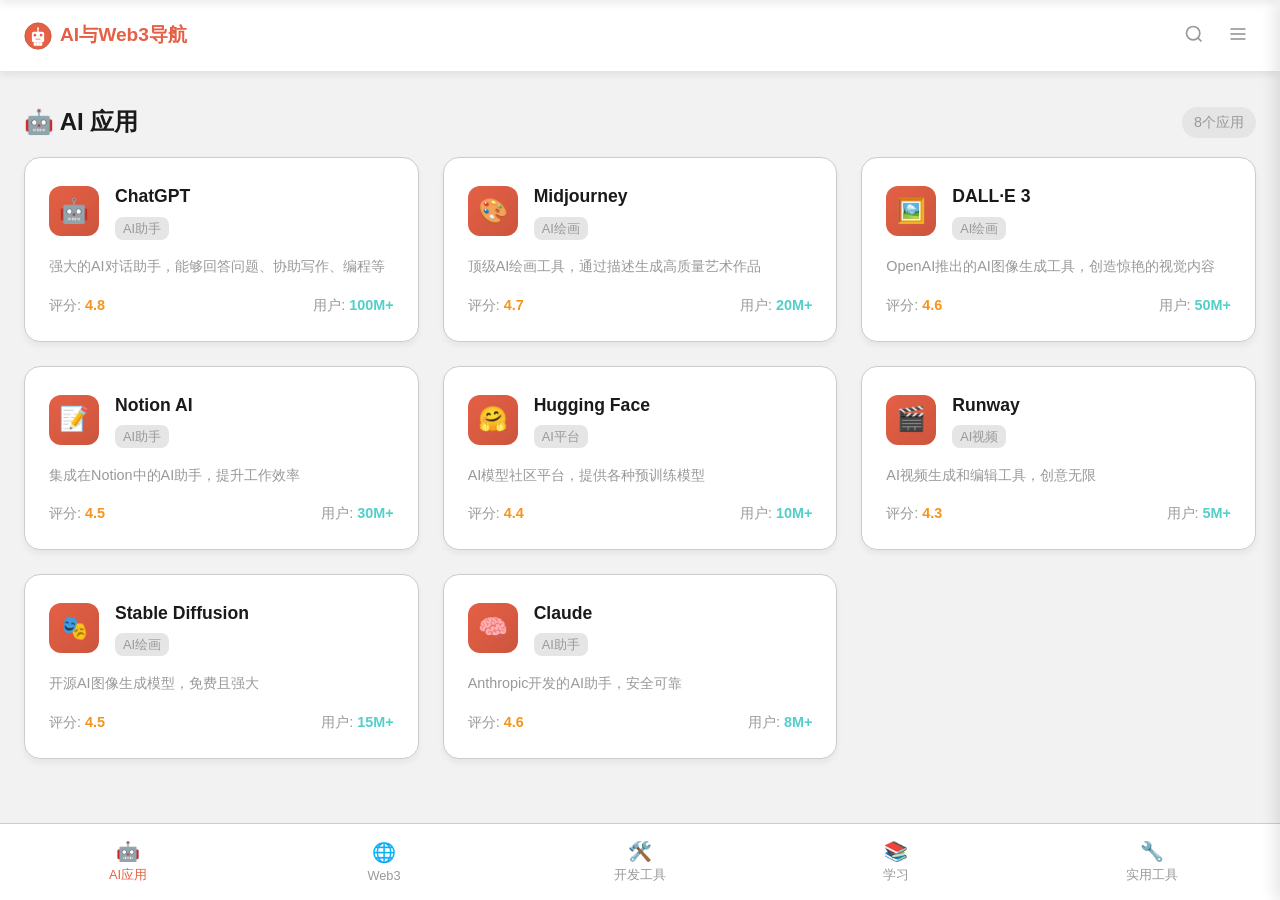
<file: index.html>
<!DOCTYPE html>
<html lang="zh-CN">
<head>
    <meta charset="UTF-8">
    <meta name="viewport" content="width=device-width, initial-scale=1.0">
    <title>AI与Web3导航</title>
    <link rel="manifest" href="manifest.json">
    <link rel="stylesheet" href="styles.css">
    <link rel="icon" href="logo.svg" type="image/svg+xml">
    <link rel="apple-touch-icon" href="icons/icon-192x192.png">
    <meta name="theme-color" content="#e56045">
    <meta name="apple-mobile-web-app-capable" content="yes">
    <meta name="apple-mobile-web-app-status-bar-style" content="default">
    <meta name="apple-mobile-web-app-title" content="AI与Web3导航">
    <script>
        var _hmt = _hmt || [];
        (function() {
          var hm = document.createElement("script");
          hm.src = "https://hm.baidu.com/hm.js?625157e925f91eaa5e396fd0ea75a229";
          var s = document.getElementsByTagName("script")[0]; 
          s.parentNode.insertBefore(hm, s);
        })();
        </script>
        
</head>
<body>
    <!-- 主应用 -->
    <div id="app" class="app-container">
        <!-- 顶部导航 -->
        <header class="top-nav">
            <div class="nav-left">
                        <div class="logo">
            <img src="logo.svg" alt="Logo" class="logo-icon" width="28" height="28">
            <span class="logo-text">AI与Web3导航</span>
        </div>
            </div>
            <div class="nav-right">
                <button class="search-btn" id="searchBtn">
                    <svg width="20" height="20" viewBox="0 0 24 24" fill="none" stroke="currentColor" stroke-width="2">
                        <circle cx="11" cy="11" r="8"></circle>
                        <path d="m21 21-4.35-4.35"></path>
                    </svg>
                </button>
                <button class="menu-btn" id="menuBtn">
                    <svg width="20" height="20" viewBox="0 0 24 24" fill="none" stroke="currentColor" stroke-width="2">
                        <line x1="3" y1="6" x2="21" y2="6"></line>
                        <line x1="3" y1="12" x2="21" y2="12"></line>
                        <line x1="3" y1="18" x2="21" y2="18"></line>
                    </svg>
                </button>
            </div>
        </header>

        <!-- 主要内容区域 -->
        <main class="main-content">
            <!-- 搜索框 -->
            <div class="search-container" id="searchContainer">
                <div class="search-box">
                    <input type="text" placeholder="搜索应用..." id="searchInput">
                    <button class="search-close" id="searchClose">×</button>
                </div>
            </div>

            <!-- AI 应用板块 -->
            <section class="section" id="ai-section">
                <div class="section-header">
                    <h2>🤖 AI 应用</h2>
                    <span class="section-count">8个应用</span>
                </div>
                <div class="cards-grid" id="aiCards"></div>
            </section>

            <!-- Web3 应用板块 -->
            <section class="section" id="web3-section">
                <div class="section-header">
                    <h2>🌐 Web3 应用</h2>
                    <span class="section-count">6个应用</span>
                </div>
                <div class="cards-grid" id="web3Cards"></div>
            </section>

            <!-- 开发工具板块 -->
            <section class="section" id="tools-section">
                <div class="section-header">
                    <h2>🛠️ 开发工具</h2>
                    <span class="section-count">8个工具</span>
                </div>
                <div class="cards-grid" id="toolsCards"></div>
            </section>

            <!-- 学习资源板块 -->
            <section class="section" id="learn-section">
                <div class="section-header">
                    <h2>📚 学习资源</h2>
                    <span class="section-count">4个资源</span>
                </div>
                <div class="cards-grid" id="learnCards"></div>
            </section>

            <!-- 实用工具板块 -->
            <section class="section" id="utils-section">
                <div class="section-header">
                    <h2>🔧 实用工具</h2>
                    <span class="section-count">6个工具</span>
                </div>
                <div class="cards-grid" id="utilsCards"></div>
            </section>
        </main>

        <!-- 底部导航 -->
        <nav class="bottom-nav">
            <button class="nav-item active" data-section="ai-section">
                <div class="nav-icon">🤖</div>
                <span>AI应用</span>
            </button>
            <button class="nav-item" data-section="web3-section">
                <div class="nav-icon">🌐</div>
                <span>Web3</span>
            </button>
            <button class="nav-item" data-section="tools-section">
                <div class="nav-icon">🛠️</div>
                <span>开发工具</span>
            </button>
            <button class="nav-item" data-section="learn-section">
                <div class="nav-icon">📚</div>
                <span>学习</span>
            </button>
            <button class="nav-item" data-section="utils-section">
                <div class="nav-icon">🔧</div>
                <span>实用工具</span>
            </button>
        </nav>
    </div>

    <!-- 侧边菜单 -->
    <div id="side-menu" class="side-menu">
        <div class="side-menu-content">
            <div class="side-menu-header">
                <h3>🚀 应用菜单</h3>
                <button class="side-menu-close" id="sideMenuClose">×</button>
            </div>
            <div class="side-menu-body">
                <div class="menu-section">
                    <h4>📊 统计信息</h4>
                    <div class="menu-stats">
                        <div class="stat-item clickable-stat" data-section="ai-section">
                            <span class="stat-label">AI应用</span>
                            <div class="stat-right">
                                <span class="stat-value">8个</span>
                                <span class="stat-arrow">→</span>
                            </div>
                        </div>
                        <div class="stat-item clickable-stat" data-section="web3-section">
                            <span class="stat-label">Web3应用</span>
                            <div class="stat-right">
                                <span class="stat-value">6个</span>
                                <span class="stat-arrow">→</span>
                            </div>
                        </div>
                        <div class="stat-item clickable-stat" data-section="tools-section">
                            <span class="stat-label">开发工具</span>
                            <div class="stat-right">
                                <span class="stat-value">8个</span>
                                <span class="stat-arrow">→</span>
                            </div>
                        </div>
                        <div class="stat-item clickable-stat" data-section="learn-section">
                            <span class="stat-label">学习资源</span>
                            <div class="stat-right">
                                <span class="stat-value">4个</span>
                                <span class="stat-arrow">→</span>
                            </div>
                        </div>
                        <div class="stat-item clickable-stat" data-section="utils-section">
                            <span class="stat-label">实用工具</span>
                            <div class="stat-right">
                                <span class="stat-value">6个</span>
                                <span class="stat-arrow">→</span>
                            </div>
                        </div>
                    </div>
                </div>
                
                <div class="menu-section">
                    <h4>⚙️ 应用设置</h4>
                    <div class="menu-options">
                        <button class="menu-option" id="toggleTheme">
                            <span class="option-icon">🌙</span>
                            <span class="option-text">深色模式</span>
                        </button>
                        <button class="menu-option" id="clearCache">
                            <span class="option-icon">🗑️</span>
                            <span class="option-text">清除缓存</span>
                        </button>
                        <button class="menu-option" id="refreshData">
                            <span class="option-icon">🔄</span>
                            <span class="option-text">刷新数据</span>
                        </button>
                        <button class="menu-option" id="aboutApp">
                            <span class="option-icon">ℹ️</span>
                            <span class="option-text">关于应用</span>
                        </button>
                    </div>
                </div>
                
                <div class="menu-section">
                    <h4>🔗 快速链接</h4>
                    <div class="menu-links">
                        <a href="https://github.com/youyongba" target="_blank" class="menu-link">
                            <span class="link-icon">🐙</span>
                            <span class="link-text">GitHub</span>
                        </a>
                        <a href="test-pwa.html" target="_blank" class="menu-link">
                            <span class="link-icon">🧪</span>
                            <span class="link-text">功能测试</span>
                        </a>
                        <a href="generate-icons.html" target="_blank" class="menu-link">
                            <span class="link-icon">🎨</span>
                            <span class="link-text">图标生成</span>
                        </a>
                    </div>
                </div>
            </div>
        </div>
        <div class="side-menu-overlay" id="sideMenuOverlay"></div>
    </div>

    <!-- PWA 安装提示 -->
    <div id="install-prompt" class="install-prompt">
        <div class="install-content">
            <div class="install-icon">📱</div>
            <div class="install-text">
                <h3>安装到桌面</h3>
                <p>添加到主屏幕，享受更佳的使用体验</p>
            </div>
            <div class="install-actions">
                <button id="installBtn" class="install-btn">安装</button>
                <button id="dismissBtn" class="dismiss-btn">取消</button>
            </div>
        </div>
    </div>

    <!-- 应用详情模态框 -->
    <div id="app-modal" class="modal">
        <div class="modal-content">
            <div class="modal-header">
                <h3 id="modal-title"></h3>
                <button class="modal-close" id="modalClose">×</button>
            </div>
            <div class="modal-body">
                <div class="app-detail">
                    <div class="app-icon" id="modal-icon"></div>
                    <div class="app-info">
                        <p id="modal-description"></p>
                        <div class="app-stats">
                            <span class="stat">评分: <span id="modal-rating"></span></span>
                            <span class="stat">用户: <span id="modal-users"></span></span>
                        </div>
                    </div>
                </div>
                <div class="app-actions">
                    <button class="action-btn primary" id="modal-visit">访问应用</button>
                    <button class="action-btn" id="modal-share">分享</button>
                </div>
            </div>
        </div>
    </div>

    <script src="app.js"></script>
</body>
</html>
</file>
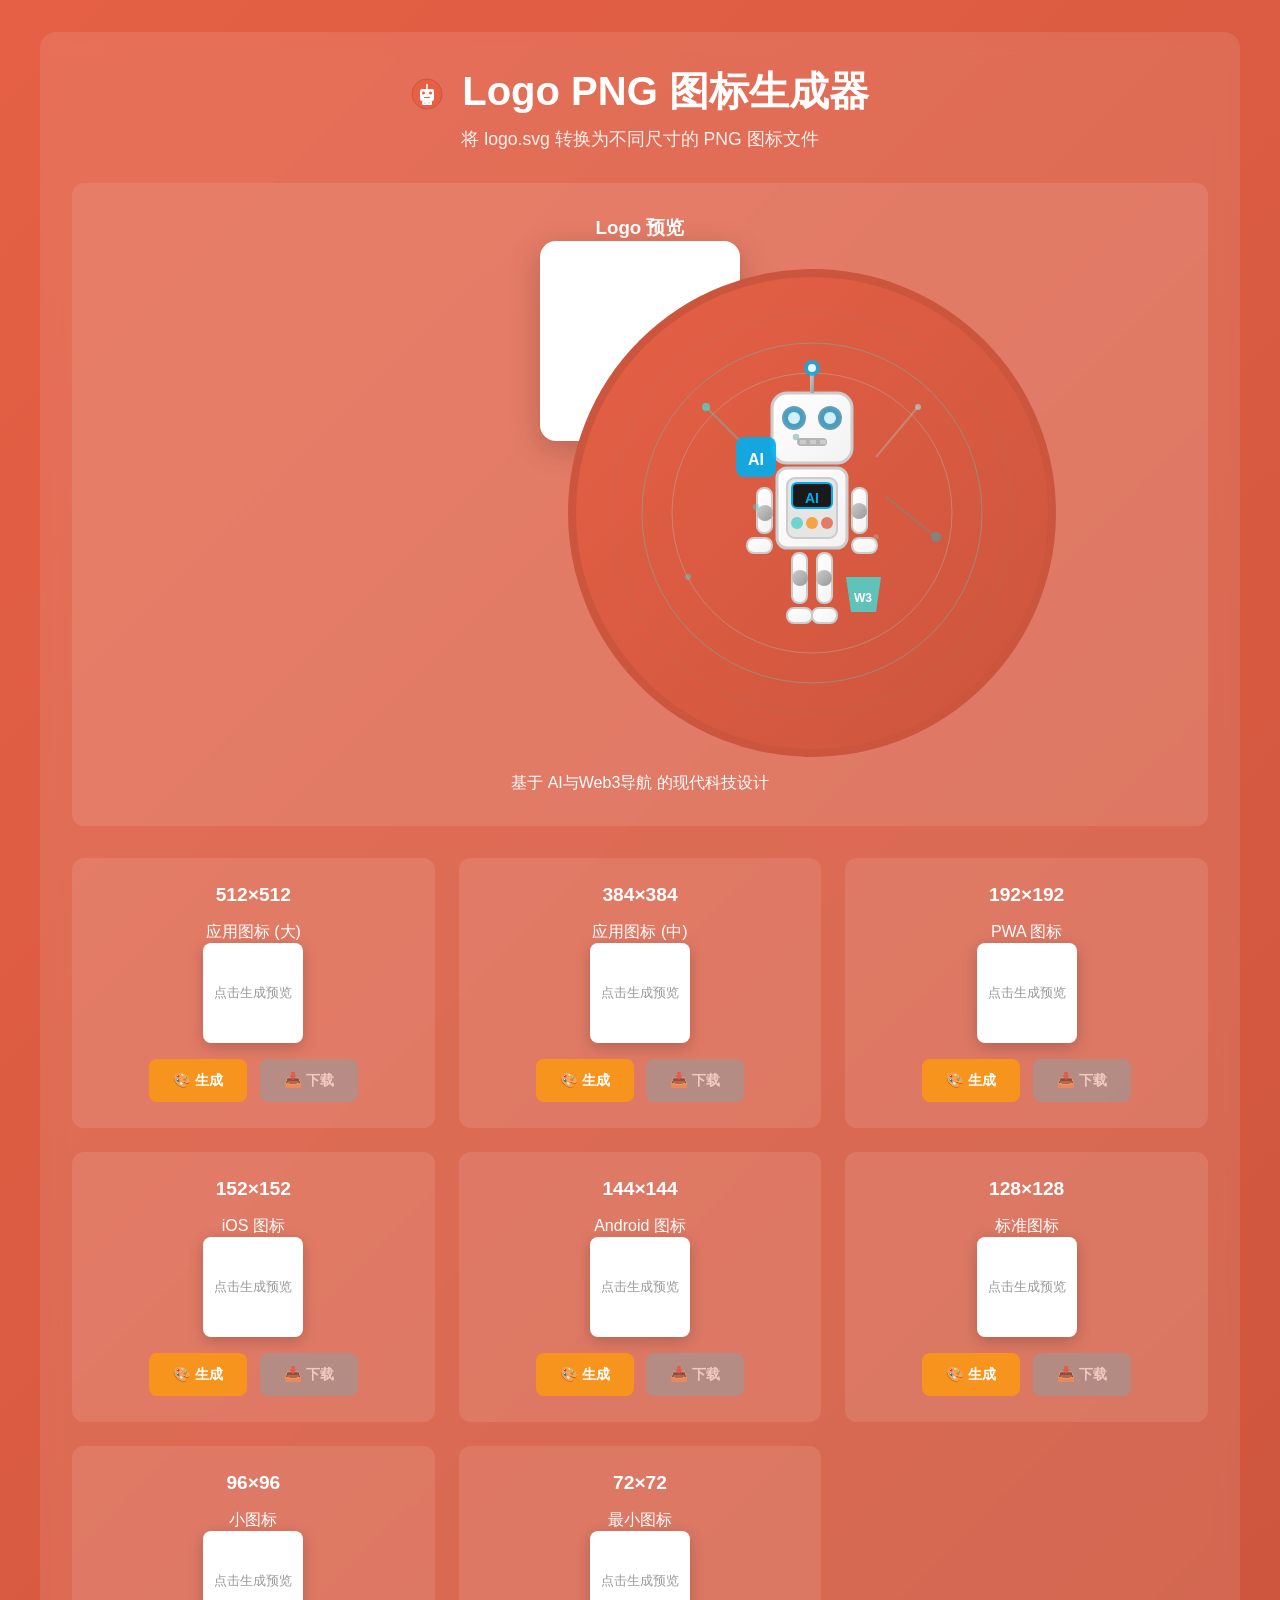
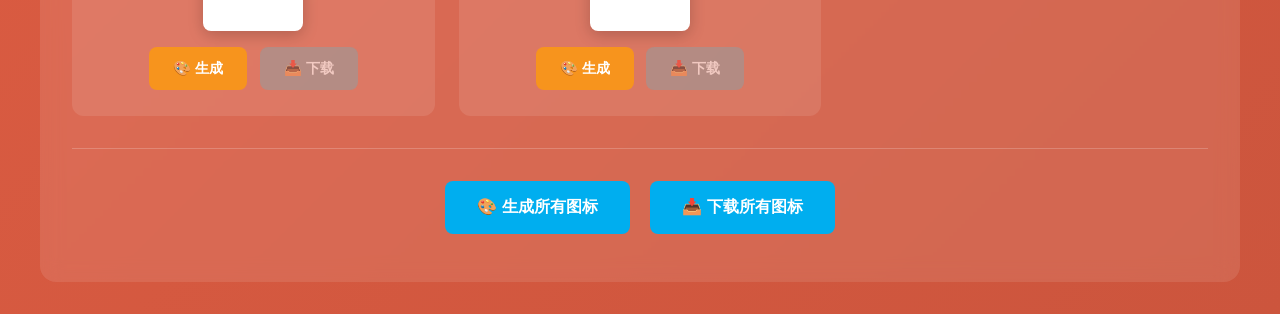
<file: generate-icons.html>
<!DOCTYPE html>
<html lang="zh-CN">
<head>
    <meta charset="UTF-8">
    <meta name="viewport" content="width=device-width, initial-scale=1.0">
    <title>Logo PNG 图标生成器</title>
    <link rel="icon" type="image/svg+xml" href="logo.svg">
    <style>
        * {
            margin: 0;
            padding: 0;
            box-sizing: border-box;
        }

        body {
            font-family: -apple-system, BlinkMacSystemFont, 'Segoe UI', Roboto, sans-serif;
            background: linear-gradient(135deg, #e56045 0%, #cc553d 100%);
            color: white;
            min-height: 100vh;
            padding: 2rem;
        }

        .container {
            max-width: 1200px;
            margin: 0 auto;
            background: rgba(255, 255, 255, 0.1);
            border-radius: 1rem;
            padding: 2rem;
            backdrop-filter: blur(10px);
        }

        .header {
            text-align: center;
            margin-bottom: 2rem;
        }

        .header h1 {
            font-size: 2.5rem;
            margin-bottom: 0.5rem;
        }

        .header p {
            opacity: 0.9;
            font-size: 1.1rem;
        }

        .preview-section {
            background: rgba(255, 255, 255, 0.1);
            border-radius: 0.75rem;
            padding: 2rem;
            margin-bottom: 2rem;
            text-align: center;
        }

        .logo-preview {
            display: inline-block;
            width: 200px;
            height: 200px;
            background: white;
            border-radius: 1rem;
            padding: 1rem;
            margin-bottom: 1rem;
            box-shadow: 0 8px 32px rgba(0, 0, 0, 0.2);
        }

        .controls {
            margin-bottom: 2rem;
        }

        .control-group {
            margin-bottom: 1rem;
        }

        .control-group label {
            display: block;
            margin-bottom: 0.5rem;
            font-weight: 600;
        }

        .size-grid {
            display: grid;
            grid-template-columns: repeat(auto-fit, minmax(280px, 1fr));
            gap: 1.5rem;
            margin-bottom: 2rem;
        }

        .size-card {
            background: rgba(255, 255, 255, 0.1);
            border-radius: 0.75rem;
            padding: 1.5rem;
            text-align: center;
            border: 2px solid transparent;
            transition: all 0.3s ease;
        }

        .size-card:hover {
            border-color: rgba(255, 255, 255, 0.3);
            transform: translateY(-2px);
        }

        .size-card h3 {
            margin-bottom: 1rem;
            font-size: 1.2rem;
        }

        .icon-preview {
            width: 100px;
            height: 100px;
            background: white;
            border-radius: 0.5rem;
            margin: 0 auto 1rem;
            padding: 0.5rem;
            box-shadow: 0 4px 16px rgba(0, 0, 0, 0.2);
        }

        .icon-preview img {
            width: 100%;
            height: 100%;
            object-fit: contain;
        }

        .generate-btn {
            background: #f7941d;
            color: white;
            border: none;
            padding: 0.75rem 1.5rem;
            border-radius: 0.5rem;
            cursor: pointer;
            font-size: 0.9rem;
            font-weight: 600;
            transition: all 0.2s;
            margin-right: 0.5rem;
        }

        .generate-btn:hover {
            background: #cc7b18;
            transform: translateY(-1px);
        }

        .download-btn {
            background: #53cfc8;
            color: white;
            border: none;
            padding: 0.75rem 1.5rem;
            border-radius: 0.5rem;
            cursor: pointer;
            font-size: 0.9rem;
            font-weight: 600;
            transition: all 0.2s;
            text-decoration: none;
            display: inline-block;
        }

        .download-btn:hover {
            background: #609996;
            transform: translateY(-1px);
        }

        .download-btn.disabled {
            background: #999999;
            cursor: not-allowed;
            opacity: 0.6;
        }

        .batch-actions {
            text-align: center;
            margin-top: 2rem;
            padding-top: 2rem;
            border-top: 1px solid rgba(255, 255, 255, 0.2);
        }

        .batch-btn {
            background: #00aeef;
            color: white;
            border: none;
            padding: 1rem 2rem;
            border-radius: 0.5rem;
            cursor: pointer;
            font-size: 1rem;
            font-weight: 600;
            transition: all 0.2s;
            margin: 0 0.5rem;
        }

        .batch-btn:hover {
            background: #007ba9;
            transform: translateY(-1px);
        }

        .progress {
            margin-top: 1rem;
            text-align: center;
            font-size: 0.9rem;
            opacity: 0.9;
        }

        .hidden {
            display: none;
        }

        @media (max-width: 768px) {
            .size-grid {
                grid-template-columns: 1fr;
            }
            
            .header h1 {
                font-size: 2rem;
            }
            
            .batch-btn {
                display: block;
                width: 100%;
                margin: 0.5rem 0;
            }
        }
    </style>
</head>
<body>
    <div class="container">
        <div class="header">
            <h1><img src="logo.svg" width="32" height="32" style="vertical-align: middle; margin-right: 0.5rem;"> Logo PNG 图标生成器</h1>
            <p>将 logo.svg 转换为不同尺寸的 PNG 图标文件</p>
        </div>

        <div class="preview-section">
            <h3>Logo 预览</h3>
            <div class="logo-preview" id="logoPreview">
                <!-- Logo SVG 将在这里显示 -->
            </div>
            <p>基于 AI与Web3导航 的现代科技设计</p>
        </div>

        <div class="size-grid" id="sizeGrid">
            <!-- 不同尺寸的图标卡片将在这里生成 -->
        </div>

        <div class="batch-actions">
            <button class="batch-btn" onclick="generateAllIcons()">🎨 生成所有图标</button>
            <button class="batch-btn" onclick="downloadAllIcons()">📥 下载所有图标</button>
            <div class="progress" id="progress"></div>
        </div>
    </div>

    <script>
        // 图标尺寸配置
        const iconSizes = [
            { size: 512, name: 'icon-512x512.png', desc: '应用图标 (大)' },
            { size: 384, name: 'icon-384x384.png', desc: '应用图标 (中)' },
            { size: 192, name: 'icon-192x192.png', desc: 'PWA 图标' },
            { size: 152, name: 'icon-152x152.png', desc: 'iOS 图标' },
            { size: 144, name: 'icon-144x144.png', desc: 'Android 图标' },
            { size: 128, name: 'icon-128x128.png', desc: '标准图标' },
            { size: 96, name: 'icon-96x96.png', desc: '小图标' },
            { size: 72, name: 'icon-72x72.png', desc: '最小图标' },
        ];

        // Logo SVG 内容
        const logoSVG = `<?xml version="1.0" encoding="UTF-8"?>
<svg width="512" height="512" viewBox="0 0 512 512" xmlns="http://www.w3.org/2000/svg">
  <!-- 背景圆形 -->
  <circle cx="256" cy="256" r="240" fill="url(#bgGradient)" stroke="#cc553d" stroke-width="8"/>
  
  <!-- 渐变定义 -->
  <defs>
    <!-- 背景渐变 -->
    <linearGradient id="bgGradient" x1="0%" y1="0%" x2="100%" y2="100%">
      <stop offset="0%" style="stop-color:#e56045;stop-opacity:1" />
      <stop offset="100%" style="stop-color:#cc553d;stop-opacity:1" />
    </linearGradient>
    
    <!-- 机器人主体渐变 -->
    <linearGradient id="robotGradient" x1="0%" y1="0%" x2="100%" y2="100%">
      <stop offset="0%" style="stop-color:#ffffff;stop-opacity:1" />
      <stop offset="100%" style="stop-color:#f2f2f2;stop-opacity:1" />
    </linearGradient>
    
    <!-- 机器人关节渐变 -->
    <linearGradient id="jointGradient" x1="0%" y1="0%" x2="100%" y2="100%">
      <stop offset="0%" style="stop-color:#cccccc;stop-opacity:1" />
      <stop offset="100%" style="stop-color:#999999;stop-opacity:1" />
    </linearGradient>
    
    <!-- 科技光环渐变 -->
    <radialGradient id="glowGradient" cx="50%" cy="50%" r="50%">
      <stop offset="0%" style="stop-color:#53cfc8;stop-opacity:0.8" />
      <stop offset="70%" style="stop-color:#a1e5e2;stop-opacity:0.4" />
      <stop offset="100%" style="stop-color:#609996;stop-opacity:0.1" />
    </radialGradient>
    
    <!-- 眼睛发光效果 -->
    <radialGradient id="eyeGlow" cx="50%" cy="50%" r="50%">
      <stop offset="0%" style="stop-color:#00aeef;stop-opacity:1" />
      <stop offset="70%" style="stop-color:#007ba9;stop-opacity:0.8" />
      <stop offset="100%" style="stop-color:#005577;stop-opacity:0.6" />
    </radialGradient>
  </defs>
  
  <!-- 科技背景环 -->
  <circle cx="256" cy="256" r="200" fill="none" stroke="url(#glowGradient)" stroke-width="2" opacity="0.6"/>
  <circle cx="256" cy="256" r="170" fill="none" stroke="#53cfc8" stroke-width="1" opacity="0.4"/>
  <circle cx="256" cy="256" r="140" fill="none" stroke="#a1e5e2" stroke-width="1" opacity="0.3"/>
  
  <!-- 科技点装饰 -->
  <circle cx="150" cy="150" r="4" fill="#53cfc8" opacity="0.8"/>
  <circle cx="362" cy="150" r="3" fill="#a1e5e2" opacity="0.6"/>
  <circle cx="380" cy="280" r="5" fill="#609996" opacity="0.7"/>
  <circle cx="132" cy="320" r="3" fill="#53cfc8" opacity="0.5"/>
  
  <!-- 连接线 -->
  <path d="M150 150 L200 200" stroke="#53cfc8" stroke-width="2" opacity="0.4"/>
  <path d="M362 150 L320 200" stroke="#a1e5e2" stroke-width="2" opacity="0.3"/>
  <path d="M380 280 L330 240" stroke="#609996" stroke-width="2" opacity="0.4"/>
  
  <!-- 主机器人 -->
  <g transform="translate(256,256)">
    <!-- 机器人头部 -->
    <rect x="-40" y="-120" width="80" height="70" rx="15" fill="url(#robotGradient)" stroke="#cccccc" stroke-width="3"/>
    
    <!-- 机器人天线 -->
    <rect x="-2" y="-140" width="4" height="20" fill="url(#jointGradient)"/>
    <circle cx="0" cy="-145" r="8" fill="#00aeef" opacity="0.8"/>
    <circle cx="0" cy="-145" r="4" fill="#ffffff" opacity="0.9"/>
    
    <!-- 机器人眼睛 -->
    <circle cx="-18" cy="-95" r="12" fill="url(#eyeGlow)" opacity="0.9"/>
    <circle cx="18" cy="-95" r="12" fill="url(#eyeGlow)" opacity="0.9"/>
    <circle cx="-18" cy="-95" r="6" fill="#ffffff" opacity="0.8"/>
    <circle cx="18" cy="-95" r="6" fill="#ffffff" opacity="0.8"/>
    
    <!-- 机器人嘴巴 -->
    <rect x="-15" y="-75" width="30" height="8" rx="4" fill="#999999" opacity="0.7"/>
    <rect x="-12" y="-73" width="6" height="4" fill="#cccccc"/>
    <rect x="-2" y="-73" width="6" height="4" fill="#cccccc"/>
    <rect x="8" y="-73" width="6" height="4" fill="#cccccc"/>
    
    <!-- 机器人身体 -->
    <rect x="-35" y="-45" width="70" height="80" rx="10" fill="url(#robotGradient)" stroke="#cccccc" stroke-width="3"/>
    
    <!-- 机器人胸部面板 -->
    <rect x="-25" y="-35" width="50" height="60" rx="8" fill="#e5e5e5" stroke="#cccccc" stroke-width="2"/>
    
    <!-- 胸部显示屏 -->
    <rect x="-20" y="-30" width="40" height="25" rx="5" fill="#1a1a1a" stroke="#00aeef" stroke-width="2"/>
    <text x="0" y="-10" text-anchor="middle" font-family="Arial, sans-serif" font-size="14" font-weight="bold" fill="#00aeef">AI</text>
    
    <!-- 胸部按钮 -->
    <circle cx="-15" cy="10" r="6" fill="#53cfc8" opacity="0.8"/>
    <circle cx="0" cy="10" r="6" fill="#f7941d" opacity="0.8"/>
    <circle cx="15" cy="10" r="6" fill="#e56045" opacity="0.8"/>
    
    <!-- 机器人左臂 -->
    <rect x="-55" y="-25" width="15" height="45" rx="7" fill="url(#robotGradient)" stroke="#cccccc" stroke-width="2"/>
    <circle cx="-47" y="-2" r="8" fill="url(#jointGradient)"/>
    <rect x="-65" y="25" width="25" height="15" rx="7" fill="url(#robotGradient)" stroke="#cccccc" stroke-width="2"/>
    
    <!-- 机器人右臂 -->
    <rect x="40" y="-25" width="15" height="45" rx="7" fill="url(#robotGradient)" stroke="#cccccc" stroke-width="2"/>
    <circle cx="47" cy="-2" r="8" fill="url(#jointGradient)"/>
    <rect x="40" y="25" width="25" height="15" rx="7" fill="url(#robotGradient)" stroke="#cccccc" stroke-width="2"/>
    
    <!-- 机器人左腿 -->
    <rect x="-20" y="40" width="15" height="50" rx="7" fill="url(#robotGradient)" stroke="#cccccc" stroke-width="2"/>
    <circle cx="-12" cy="65" r="8" fill="url(#jointGradient)"/>
    <rect x="-25" y="95" width="25" height="15" rx="7" fill="url(#robotGradient)" stroke="#cccccc" stroke-width="2"/>
    
    <!-- 机器人右腿 -->
    <rect x="5" y="40" width="15" height="50" rx="7" fill="url(#robotGradient)" stroke="#cccccc" stroke-width="2"/>
    <circle cx="12" cy="65" r="8" fill="url(#jointGradient)"/>
    <rect x="0" y="95" width="25" height="15" rx="7" fill="url(#robotGradient)" stroke="#cccccc" stroke-width="2"/>
  </g>
  
  <!-- AI标识 -->
  <g transform="translate(180,180)">
    <rect x="0" y="0" width="40" height="40" rx="8" fill="#00aeef" opacity="0.9"/>
    <text x="20" y="28" text-anchor="middle" font-family="Arial, sans-serif" font-size="16" font-weight="bold" fill="white">AI</text>
  </g>
  
  <!-- Web3标识 -->
  <g transform="translate(290,320)">
    <polygon points="0,0 35,0 30,35 5,35" fill="#53cfc8" opacity="0.9"/>
    <text x="17" y="25" text-anchor="middle" font-family="Arial, sans-serif" font-size="12" font-weight="bold" fill="white">W3</text>
  </g>
  
  <!-- 数据流动效果 -->
  <g opacity="0.6">
    <circle cx="200" cy="250" r="2" fill="#53cfc8">
      <animate attributeName="r" values="2;6;2" dur="2s" repeatCount="indefinite"/>
      <animate attributeName="opacity" values="0.6;1;0.6" dur="2s" repeatCount="indefinite"/>
    </circle>
    <circle cx="320" cy="280" r="2" fill="#a1e5e2">
      <animate attributeName="r" values="2;5;2" dur="1.5s" repeatCount="indefinite"/>
      <animate attributeName="opacity" values="0.4;0.8;0.4" dur="1.5s" repeatCount="indefinite"/>
    </circle>
    <circle cx="240" cy="180" r="2" fill="#609996">
      <animate attributeName="r" values="2;4;2" dur="2.5s" repeatCount="indefinite"/>
      <animate attributeName="opacity" values="0.5;0.9;0.5" dur="2.5s" repeatCount="indefinite"/>
    </circle>
  </g>
</svg>`;

        let generatedImages = {};

        // 初始化页面
        function init() {
            loadLogoPreview();
            generateSizeCards();
        }

        // 加载 Logo 预览
        function loadLogoPreview() {
            const logoPreview = document.getElementById('logoPreview');
            logoPreview.innerHTML = logoSVG;
        }

        // 生成尺寸卡片
        function generateSizeCards() {
            const sizeGrid = document.getElementById('sizeGrid');
            sizeGrid.innerHTML = '';

            iconSizes.forEach((iconConfig, index) => {
                const card = document.createElement('div');
                card.className = 'size-card';
                card.innerHTML = `
                    <h3>${iconConfig.size}×${iconConfig.size}</h3>
                    <p>${iconConfig.desc}</p>
                    <div class="icon-preview" id="preview-${iconConfig.size}">
                        <div style="display: flex; align-items: center; justify-content: center; height: 100%; color: #999; font-size: 0.8rem;">
                            点击生成预览
                        </div>
                    </div>
                    <button class="generate-btn" onclick="generateIcon(${iconConfig.size}, '${iconConfig.name}')">
                        🎨 生成
                    </button>
                    <a class="download-btn disabled" id="download-${iconConfig.size}" href="#" download="${iconConfig.name}">
                        📥 下载
                    </a>
                `;
                sizeGrid.appendChild(card);
            });
        }

        // 生成单个图标
        function generateIcon(size, filename) {
            const canvas = document.createElement('canvas');
            const ctx = canvas.getContext('2d');
            canvas.width = size;
            canvas.height = size;

            // 创建 SVG 图像
            const svgBlob = new Blob([logoSVG], { type: 'image/svg+xml' });
            const url = URL.createObjectURL(svgBlob);
            const img = new Image();

            img.onload = function() {
                // 绘制到 canvas
                ctx.drawImage(img, 0, 0, size, size);
                
                // 转换为 PNG
                canvas.toBlob(function(blob) {
                    const pngUrl = URL.createObjectURL(blob);
                    generatedImages[size] = { blob, url: pngUrl, filename };
                    
                    // 更新预览
                    const preview = document.getElementById(`preview-${size}`);
                    preview.innerHTML = `<img src="${pngUrl}" alt="${size}x${size} icon">`;
                    
                    // 启用下载按钮
                    const downloadBtn = document.getElementById(`download-${size}`);
                    downloadBtn.href = pngUrl;
                    downloadBtn.classList.remove('disabled');
                    
                    URL.revokeObjectURL(url);
                }, 'image/png');
            };

            img.src = url;
        }

        // 生成所有图标
        function generateAllIcons() {
            const progress = document.getElementById('progress');
            let completed = 0;
            const total = iconSizes.length;

            progress.textContent = `正在生成图标... (0/${total})`;

            iconSizes.forEach((iconConfig, index) => {
                setTimeout(() => {
                    generateIcon(iconConfig.size, iconConfig.name);
                    completed++;
                    progress.textContent = `正在生成图标... (${completed}/${total})`;
                    
                    if (completed === total) {
                        progress.textContent = `✅ 所有图标生成完成！(${total}/${total})`;
                    }
                }, index * 100); // 错开执行时间
            });
        }

        // 下载所有图标
        function downloadAllIcons() {
            Object.values(generatedImages).forEach(imageData => {
                const link = document.createElement('a');
                link.href = imageData.url;
                link.download = imageData.filename;
                document.body.appendChild(link);
                link.click();
                document.body.removeChild(link);
            });
        }

        // 页面加载完成后初始化
        window.addEventListener('DOMContentLoaded', init);
    </script>
</body>
</html>
</file>
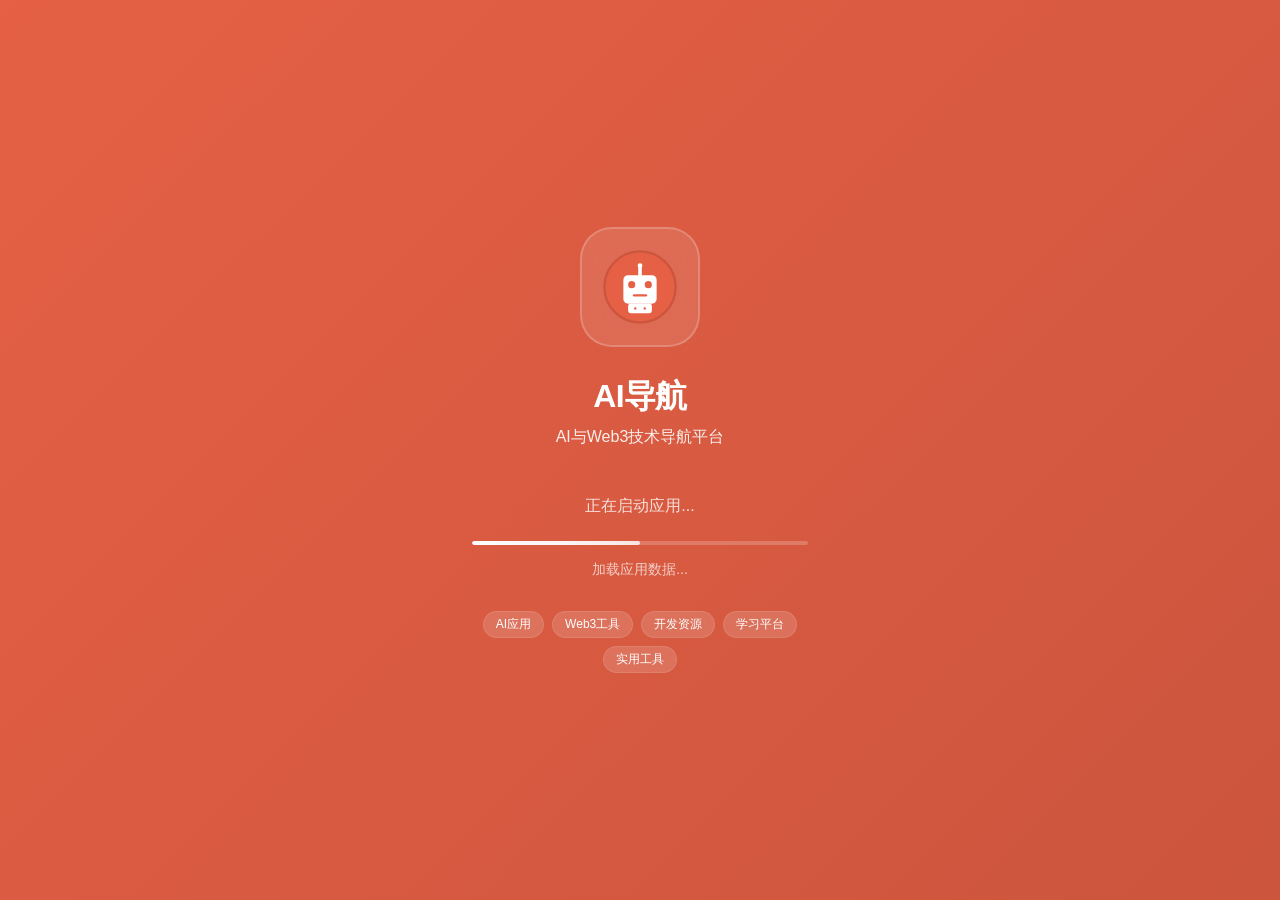
<file: splash.html>
<!DOCTYPE html>
<html lang="zh-CN">
<head>
    <meta charset="UTF-8">
    <meta name="viewport" content="width=device-width, initial-scale=1.0">
    <title>AI与Web3导航 - 启动中</title>
    <meta name="description" content="探索最前沿的AI应用和Web3技术">
    <meta name="theme-color" content="#6366f1">
    
    <!-- PWA相关 -->
    <link rel="manifest" href="manifest.json">
    <link rel="icon" type="image/svg+xml" href="logo.svg">
    
    <!-- 预连接 -->
    <link rel="preconnect" href="https://fonts.googleapis.com">
    <link rel="preconnect" href="https://fonts.gstatic.com" crossorigin>
    
    <style>
        * {
            margin: 0;
            padding: 0;
            box-sizing: border-box;
        }

        body {
            font-family: -apple-system, BlinkMacSystemFont, 'Segoe UI', Roboto, sans-serif;
            background: linear-gradient(135deg, #e56045 0%, #cc553d 100%);
            color: white;
            height: 100vh;
            overflow: hidden;
            display: flex;
            align-items: center;
            justify-content: center;
        }

        .splash-container {
            text-align: center;
            max-width: 400px;
            padding: 2rem;
        }

        .logo-container {
            margin-bottom: 2rem;
            animation: fadeInUp 1s ease-out;
        }

        .logo-icon {
            width: 120px;
            height: 120px;
            background: rgba(255, 255, 255, 0.1);
            border-radius: 2rem;
            margin: 0 auto 1.5rem;
            animation: bounce 2s infinite;
            backdrop-filter: blur(10px);
            border: 2px solid rgba(255, 255, 255, 0.2);
            padding: 20px;
            box-sizing: border-box;
        }

        .logo-text {
            font-size: 2rem;
            font-weight: 700;
            margin-bottom: 0.5rem;
            letter-spacing: -0.02em;
        }

        .logo-subtitle {
            font-size: 1rem;
            opacity: 0.9;
            font-weight: 400;
        }

        .loading-section {
            margin-top: 3rem;
            animation: fadeInUp 1s ease-out 0.5s both;
        }

        .loading-text {
            font-size: 1rem;
            margin-bottom: 1.5rem;
            opacity: 0.8;
        }

        .loading-bar {
            width: 100%;
            height: 4px;
            background: rgba(255, 255, 255, 0.2);
            border-radius: 2px;
            overflow: hidden;
            position: relative;
        }

        .loading-progress {
            height: 100%;
            background: linear-gradient(90deg, #fff 0%, rgba(255,255,255,0.8) 100%);
            border-radius: 2px;
            width: 0%;
            transition: width 0.3s ease;
            position: relative;
        }

        .loading-progress::after {
            content: '';
            position: absolute;
            top: 0;
            left: 0;
            right: 0;
            bottom: 0;
            background: linear-gradient(90deg, transparent 0%, rgba(255,255,255,0.4) 50%, transparent 100%);
            animation: shimmer 2s infinite;
        }

        .progress-text {
            margin-top: 1rem;
            font-size: 0.875rem;
            opacity: 0.7;
        }

        .features-preview {
            margin-top: 2rem;
            animation: fadeInUp 1s ease-out 1s both;
        }

        .feature-tags {
            display: flex;
            flex-wrap: wrap;
            gap: 0.5rem;
            justify-content: center;
        }

        .feature-tag {
            background: rgba(255, 255, 255, 0.15);
            padding: 0.25rem 0.75rem;
            border-radius: 1rem;
            font-size: 0.75rem;
            backdrop-filter: blur(5px);
            border: 1px solid rgba(255, 255, 255, 0.1);
        }

        /* 动画定义 */
        @keyframes fadeInUp {
            from {
                opacity: 0;
                transform: translateY(30px);
            }
            to {
                opacity: 1;
                transform: translateY(0);
            }
        }

        @keyframes bounce {
            0%, 20%, 53%, 80%, 100% {
                transform: translateY(0);
            }
            40%, 43% {
                transform: translateY(-15px);
            }
            70% {
                transform: translateY(-8px);
            }
            90% {
                transform: translateY(-3px);
            }
        }

        @keyframes shimmer {
            0% {
                transform: translateX(-100%);
            }
            100% {
                transform: translateX(100%);
            }
        }

        /* 深色模式检测 */
        @media (prefers-color-scheme: dark) {
            body {
                background: linear-gradient(135deg, #1a1a1a 0%, #4d4d4d 100%);
            }
        }

        /* 移动端优化 */
        @media (max-width: 480px) {
            .splash-container {
                padding: 1.5rem;
            }
            
            .logo-icon {
                width: 100px;
                height: 100px;
                font-size: 2.5rem;
            }
            
            .logo-text {
                font-size: 1.75rem;
            }
            
            .feature-tag {
                font-size: 0.7rem;
                padding: 0.2rem 0.6rem;
            }
        }
    </style>
</head>
<body>
    <div class="splash-container">
        <div class="logo-container">
            <img src="logo.svg" alt="Logo" class="logo-icon" width="80" height="80">
            <h1 class="logo-text">AI导航</h1>
            <p class="logo-subtitle">AI与Web3技术导航平台</p>
        </div>

        <div class="loading-section">
            <div class="loading-text">正在启动应用...</div>
            <div class="loading-bar">
                <div class="loading-progress" id="loadingProgress"></div>
            </div>
            <div class="progress-text" id="progressText">初始化中...</div>
        </div>

        <div class="features-preview">
            <div class="feature-tags">
                <span class="feature-tag">AI应用</span>
                <span class="feature-tag">Web3工具</span>
                <span class="feature-tag">开发资源</span>
                <span class="feature-tag">学习平台</span>
                <span class="feature-tag">实用工具</span>
            </div>
        </div>
    </div>

    <script>
        // 启动页面逻辑
        class SplashApp {
            constructor() {
                this.progress = 0;
                this.loadingSteps = [
                    { text: '初始化中...', duration: 500 },
                    { text: '加载应用数据...', duration: 800 },
                    { text: '配置界面...', duration: 600 },
                    { text: '准备就绪...', duration: 400 }
                ];
                this.currentStep = 0;
                
                this.init();
            }

            init() {
                // 注册Service Worker
                this.registerServiceWorker();
                
                // 开始加载流程
                this.startLoading();
            }

            async registerServiceWorker() {
                if ('serviceWorker' in navigator) {
                    try {
                        await navigator.serviceWorker.register('./sw.js');
                        console.log('Service Worker注册成功');
                    } catch (error) {
                        console.error('Service Worker注册失败:', error);
                    }
                }
            }

            startLoading() {
                this.runLoadingStep();
            }

            runLoadingStep() {
                if (this.currentStep >= this.loadingSteps.length) {
                    this.completeLoading();
                    return;
                }

                const step = this.loadingSteps[this.currentStep];
                const progressElement = document.getElementById('loadingProgress');
                const textElement = document.getElementById('progressText');
                
                // 更新文本
                textElement.textContent = step.text;
                
                // 更新进度条
                const targetProgress = ((this.currentStep + 1) / this.loadingSteps.length) * 100;
                this.animateProgress(progressElement, this.progress, targetProgress);
                this.progress = targetProgress;

                // 延迟后执行下一步
                setTimeout(() => {
                    this.currentStep++;
                    this.runLoadingStep();
                }, step.duration);
            }

            animateProgress(element, from, to) {
                const duration = 300;
                const startTime = Date.now();
                
                const animate = () => {
                    const elapsed = Date.now() - startTime;
                    const progress = Math.min(elapsed / duration, 1);
                    const easeOutCubic = 1 - Math.pow(1 - progress, 3);
                    
                    const currentProgress = from + (to - from) * easeOutCubic;
                    element.style.width = currentProgress + '%';
                    
                    if (progress < 1) {
                        requestAnimationFrame(animate);
                    }
                };
                
                requestAnimationFrame(animate);
            }

            completeLoading() {
                // 延迟一下让用户看到100%
                setTimeout(() => {
                    document.getElementById('progressText').textContent = '启动完成！';
                    
                    // 跳转到主页面
                    setTimeout(() => {
                        window.location.href = './index.html';
                    }, 500);
                }, 300);
            }
        }

        // 页面加载完成后启动
        window.addEventListener('DOMContentLoaded', () => {
            new SplashApp();
        });

        // 防止用户过早离开
        window.addEventListener('beforeunload', (e) => {
            // 如果还在加载中，提示用户
            if (document.getElementById('progressText').textContent !== '启动完成！') {
                e.preventDefault();
                e.returnValue = '';
            }
        });
    </script>
</body>
</html>
</file>
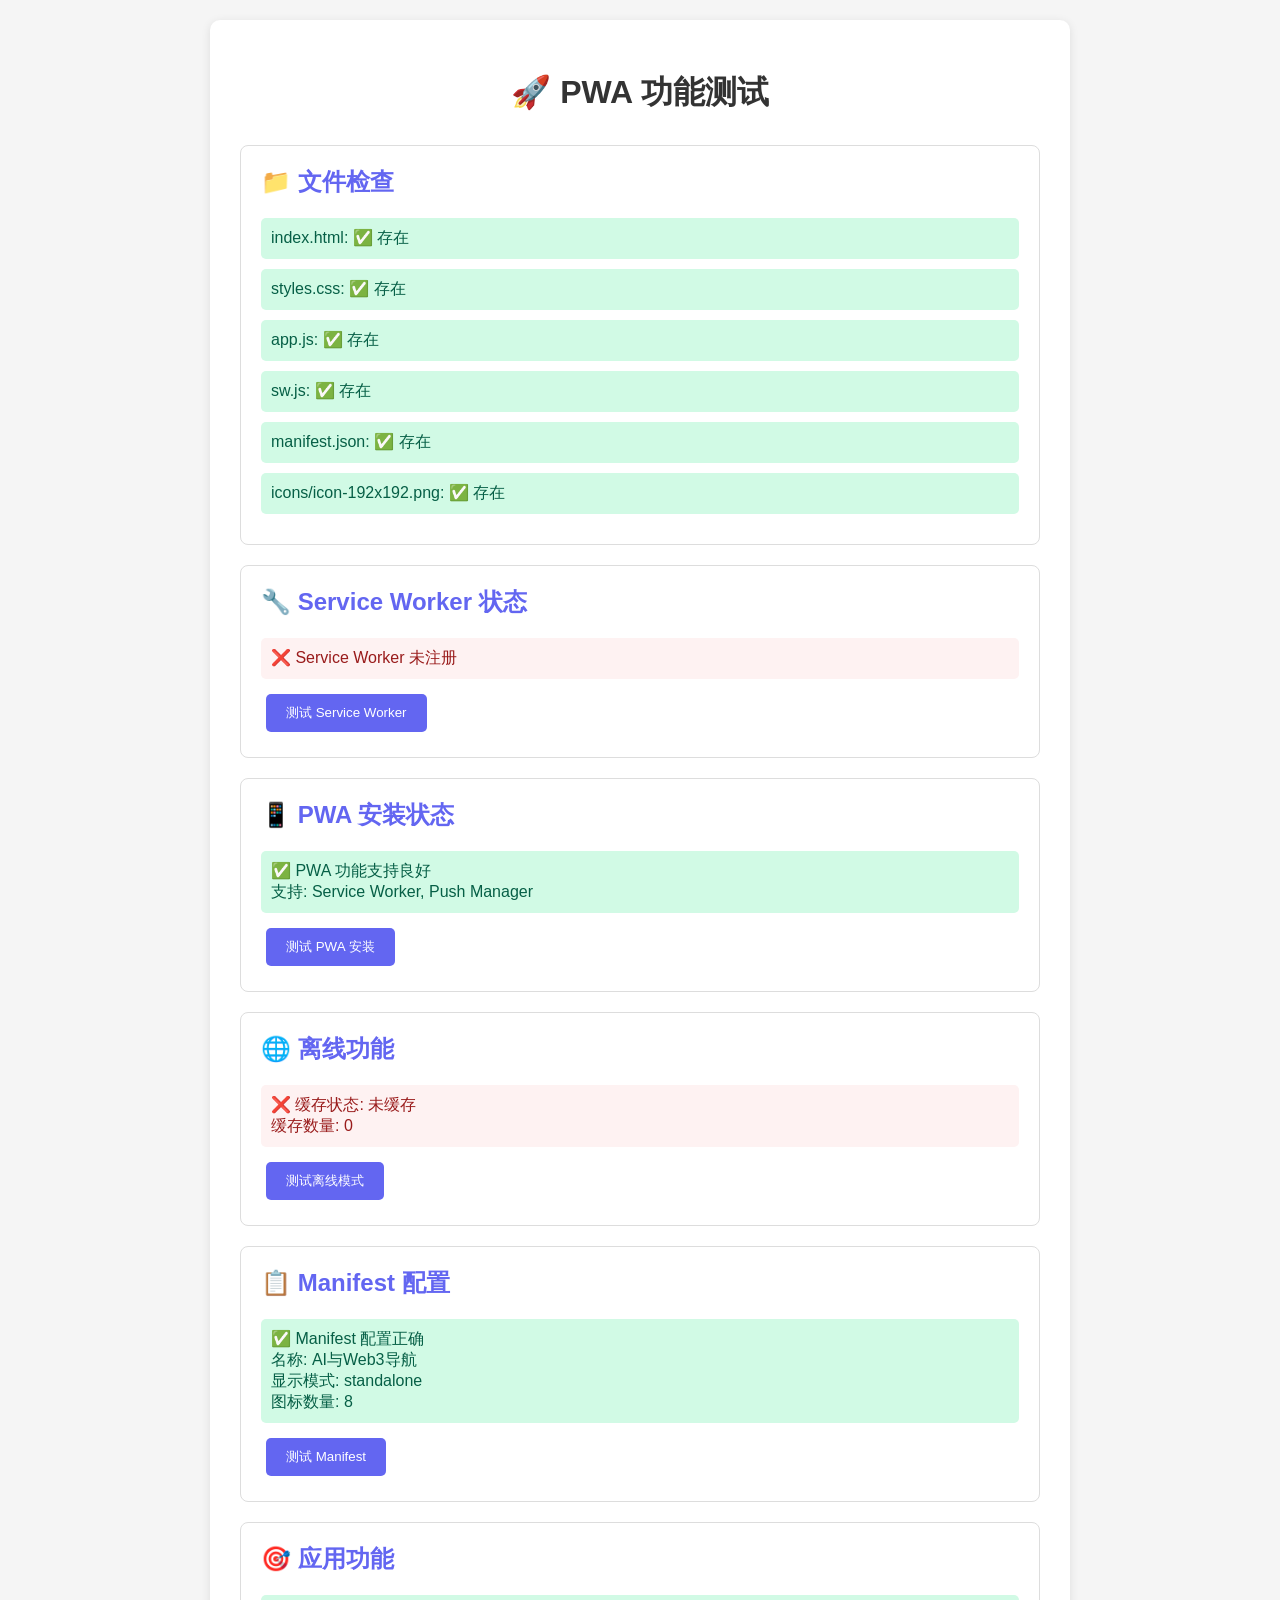
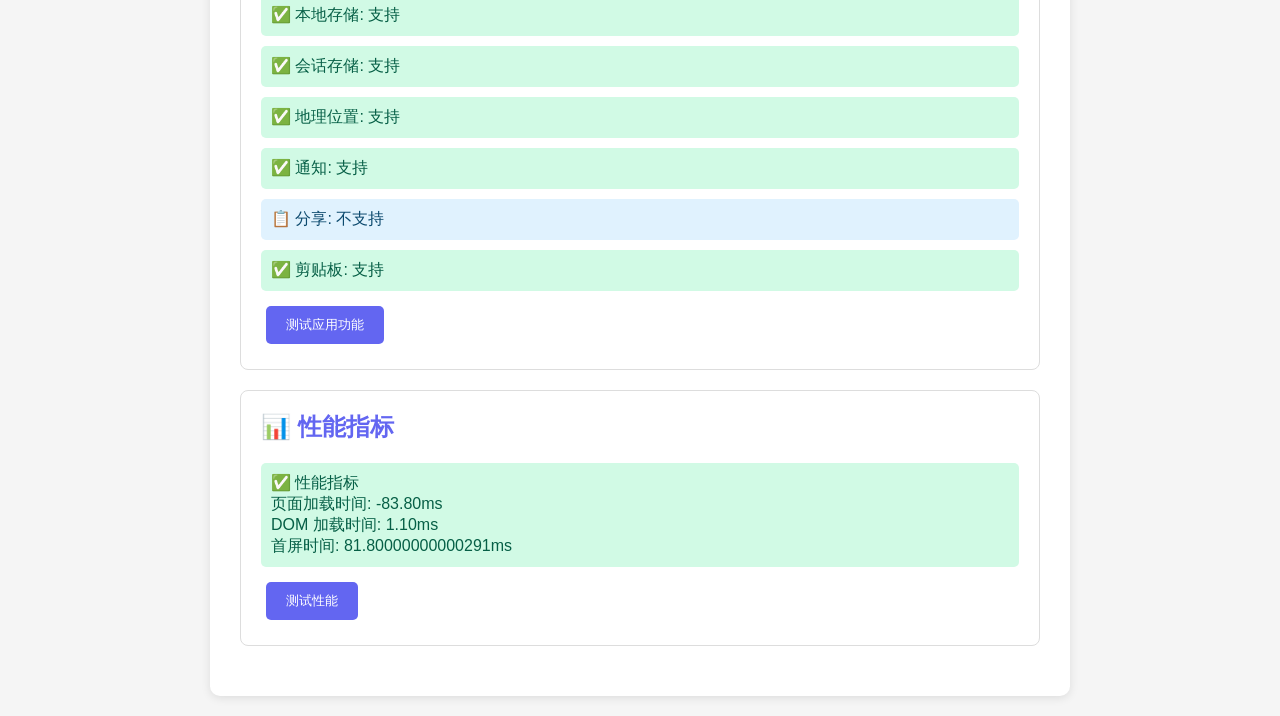
<file: test-pwa.html>
<!DOCTYPE html>
<html lang="zh-CN">
<head>
    <meta charset="UTF-8">
    <meta name="viewport" content="width=device-width, initial-scale=1.0">
    <title>PWA 功能测试</title>
    <style>
        body {
            font-family: -apple-system, BlinkMacSystemFont, 'Segoe UI', Roboto, sans-serif;
            margin: 0;
            padding: 20px;
            background: #f5f5f5;
        }
        .container {
            max-width: 800px;
            margin: 0 auto;
            background: white;
            padding: 30px;
            border-radius: 10px;
            box-shadow: 0 2px 10px rgba(0,0,0,0.1);
        }
        h1 {
            color: #333;
            text-align: center;
            margin-bottom: 30px;
        }
        .test-section {
            margin: 20px 0;
            padding: 20px;
            border: 1px solid #ddd;
            border-radius: 8px;
        }
        .test-section h2 {
            color: #6366f1;
            margin-top: 0;
        }
        .status {
            padding: 10px;
            border-radius: 5px;
            margin: 10px 0;
        }
        .success {
            background: #d1fae5;
            color: #065f46;
        }
        .error {
            background: #fef2f2;
            color: #991b1b;
        }
        .info {
            background: #e0f2fe;
            color: #0c4a6e;
        }
        button {
            background: #6366f1;
            color: white;
            border: none;
            padding: 10px 20px;
            border-radius: 5px;
            cursor: pointer;
            margin: 5px;
        }
        button:hover {
            background: #4f46e5;
        }
        .file-check {
            margin: 10px 0;
            padding: 10px;
            border-radius: 5px;
        }
        .file-exists {
            background: #d1fae5;
            color: #065f46;
        }
        .file-missing {
            background: #fef2f2;
            color: #991b1b;
        }
    </style>
</head>
<body>
    <div class="container">
        <h1>🚀 PWA 功能测试</h1>
        
        <div class="test-section">
            <h2>📁 文件检查</h2>
            <div id="fileChecks"></div>
        </div>
        
        <div class="test-section">
            <h2>🔧 Service Worker 状态</h2>
            <div id="swStatus"></div>
            <button onclick="testServiceWorker()">测试 Service Worker</button>
        </div>
        
        <div class="test-section">
            <h2>📱 PWA 安装状态</h2>
            <div id="pwaStatus"></div>
            <button onclick="testPWAInstall()">测试 PWA 安装</button>
        </div>
        
        <div class="test-section">
            <h2>🌐 离线功能</h2>
            <div id="offlineStatus"></div>
            <button onclick="testOfflineMode()">测试离线模式</button>
        </div>
        
        <div class="test-section">
            <h2>📋 Manifest 配置</h2>
            <div id="manifestStatus"></div>
            <button onclick="testManifest()">测试 Manifest</button>
        </div>
        
        <div class="test-section">
            <h2>🎯 应用功能</h2>
            <div id="appStatus"></div>
            <button onclick="testAppFeatures()">测试应用功能</button>
        </div>
        
        <div class="test-section">
            <h2>📊 性能指标</h2>
            <div id="performanceStatus"></div>
            <button onclick="testPerformance()">测试性能</button>
        </div>
    </div>

    <script>
        // 检查文件是否存在
        async function checkFiles() {
            const requiredFiles = [
                'index.html',
                'styles.css',
                'app.js',
                'sw.js',
                'manifest.json',
                'icons/icon-192x192.png'
            ];
            
            const fileChecks = document.getElementById('fileChecks');
            fileChecks.innerHTML = '';
            
            for (const file of requiredFiles) {
                try {
                    const response = await fetch(file);
                    const exists = response.ok;
                    const div = document.createElement('div');
                    div.className = `file-check ${exists ? 'file-exists' : 'file-missing'}`;
                    div.textContent = `${file}: ${exists ? '✅ 存在' : '❌ 缺失'}`;
                    fileChecks.appendChild(div);
                } catch (error) {
                    const div = document.createElement('div');
                    div.className = 'file-check file-missing';
                    div.textContent = `${file}: ❌ 检查失败`;
                    fileChecks.appendChild(div);
                }
            }
        }
        
        // 测试 Service Worker
        async function testServiceWorker() {
            const status = document.getElementById('swStatus');
            
            if ('serviceWorker' in navigator) {
                try {
                    const registration = await navigator.serviceWorker.getRegistration();
                    if (registration) {
                        status.innerHTML = `
                            <div class="status success">
                                ✅ Service Worker 已注册<br>
                                状态: ${registration.active ? '活跃' : '未激活'}<br>
                                作用域: ${registration.scope}
                            </div>
                        `;
                    } else {
                        status.innerHTML = `
                            <div class="status error">
                                ❌ Service Worker 未注册
                            </div>
                        `;
                    }
                } catch (error) {
                    status.innerHTML = `
                        <div class="status error">
                            ❌ Service Worker 检查失败: ${error.message}
                        </div>
                    `;
                }
            } else {
                status.innerHTML = `
                    <div class="status error">
                        ❌ 浏览器不支持 Service Worker
                    </div>
                `;
            }
        }
        
        // 测试 PWA 安装
        function testPWAInstall() {
            const status = document.getElementById('pwaStatus');
            
            if ('serviceWorker' in navigator && 'PushManager' in window) {
                status.innerHTML = `
                    <div class="status success">
                        ✅ PWA 功能支持良好<br>
                        支持: Service Worker, Push Manager
                    </div>
                `;
            } else {
                status.innerHTML = `
                    <div class="status error">
                        ❌ PWA 功能支持不完整
                    </div>
                `;
            }
            
            // 检查安装状态
            window.addEventListener('beforeinstallprompt', (e) => {
                status.innerHTML += `
                    <div class="status info">
                        💡 应用可以安装到桌面
                    </div>
                `;
            });
        }
        
        // 测试离线模式
        async function testOfflineMode() {
            const status = document.getElementById('offlineStatus');
            
            if ('caches' in window) {
                try {
                    const cacheNames = await caches.keys();
                    const hasCache = cacheNames.length > 0;
                    
                    status.innerHTML = `
                        <div class="status ${hasCache ? 'success' : 'error'}">
                            ${hasCache ? '✅' : '❌'} 缓存状态: ${hasCache ? '已缓存' : '未缓存'}<br>
                            缓存数量: ${cacheNames.length}
                        </div>
                    `;
                } catch (error) {
                    status.innerHTML = `
                        <div class="status error">
                            ❌ 缓存检查失败: ${error.message}
                        </div>
                    `;
                }
            } else {
                status.innerHTML = `
                    <div class="status error">
                        ❌ 浏览器不支持 Cache API
                    </div>
                `;
            }
        }
        
        // 测试 Manifest
        async function testManifest() {
            const status = document.getElementById('manifestStatus');
            
            try {
                const response = await fetch('manifest.json');
                if (response.ok) {
                    const manifest = await response.json();
                    status.innerHTML = `
                        <div class="status success">
                            ✅ Manifest 配置正确<br>
                            名称: ${manifest.name}<br>
                            显示模式: ${manifest.display}<br>
                            图标数量: ${manifest.icons.length}
                        </div>
                    `;
                } else {
                    status.innerHTML = `
                        <div class="status error">
                            ❌ Manifest 文件加载失败
                        </div>
                    `;
                }
            } catch (error) {
                status.innerHTML = `
                    <div class="status error">
                        ❌ Manifest 检查失败: ${error.message}
                    </div>
                `;
            }
        }
        
        // 测试应用功能
        function testAppFeatures() {
            const status = document.getElementById('appStatus');
            
            // 检查主要功能
            const features = [
                { name: '本地存储', check: () => 'localStorage' in window },
                { name: '会话存储', check: () => 'sessionStorage' in window },
                { name: '地理位置', check: () => 'geolocation' in navigator },
                { name: '通知', check: () => 'Notification' in window },
                { name: '分享', check: () => 'share' in navigator },
                { name: '剪贴板', check: () => 'clipboard' in navigator }
            ];
            
            let html = '';
            features.forEach(feature => {
                const supported = feature.check();
                html += `
                    <div class="status ${supported ? 'success' : 'info'}">
                        ${supported ? '✅' : '📋'} ${feature.name}: ${supported ? '支持' : '不支持'}
                    </div>
                `;
            });
            
            status.innerHTML = html;
        }
        
        // 测试性能
        function testPerformance() {
            const status = document.getElementById('performanceStatus');
            
            if ('performance' in window) {
                const navigation = performance.getEntriesByType('navigation')[0];
                const loadTime = navigation.loadEventEnd - navigation.loadEventStart;
                const domContentLoaded = navigation.domContentLoadedEventEnd - navigation.domContentLoadedEventStart;
                
                status.innerHTML = `
                    <div class="status success">
                        ✅ 性能指标<br>
                        页面加载时间: ${loadTime.toFixed(2)}ms<br>
                        DOM 加载时间: ${domContentLoaded.toFixed(2)}ms<br>
                        首屏时间: ${navigation.domContentLoadedEventEnd - navigation.fetchStart}ms
                    </div>
                `;
            } else {
                status.innerHTML = `
                    <div class="status error">
                        ❌ 浏览器不支持 Performance API
                    </div>
                `;
            }
        }
        
        // 页面加载完成后自动检查
        window.addEventListener('load', function() {
            checkFiles();
            testServiceWorker();
            testPWAInstall();
            testOfflineMode();
            testManifest();
            testAppFeatures();
            testPerformance();
        });
        
        // 显示加载状态
        document.addEventListener('DOMContentLoaded', function() {
            console.log('PWA 测试页面已加载');
        });
    </script>
</body>
</html>
</file>
<file: styles.css>
/* 全局样式 */
* {
    margin: 0;
    padding: 0;
    box-sizing: border-box;
}

body {
    font-family: -apple-system, BlinkMacSystemFont, 'Segoe UI', Roboto, Oxygen, Ubuntu, Cantarell, sans-serif;
    background: linear-gradient(135deg, #667eea 0%, #764ba2 100%);
    color: #333;
    line-height: 1.6;
    overflow-x: hidden;
}



/* 主应用容器 */
.app-container {
    min-height: 100vh;
    display: flex !important;
    flex-direction: column;
    background: #f2f2f2;
}

/* 顶部导航 */
.top-nav {
    display: flex;
    justify-content: space-between;
    align-items: center;
    padding: 1rem 1.5rem;
    background: white;
    box-shadow: 0 2px 10px rgba(0, 0, 0, 0.1);
    position: sticky;
    top: 0;
    z-index: 100;
}

.nav-left .logo {
    display: flex;
    align-items: center;
    gap: 0.5rem;
}

.logo-icon {
    width: 28px;
    height: 28px;
}

.logo-text {
    font-size: 1.2rem;
    font-weight: 700;
    color: #e56045;
}

.nav-right {
    display: flex;
    gap: 0.5rem;
}

.search-btn, .menu-btn {
    background: none;
    border: none;
    padding: 0.5rem;
    border-radius: 0.5rem;
    cursor: pointer;
    transition: background 0.2s;
    color: #999999;
}

.search-btn:hover, .menu-btn:hover {
    background: #e5e5e5;
}

/* 搜索容器 */
.search-container {
    position: fixed;
    top: 0;
    left: 0;
    right: 0;
    background: white;
    padding: 1rem 1.5rem;
    box-shadow: 0 2px 10px rgba(0, 0, 0, 0.1);
    z-index: 200;
    transform: translateY(-100%);
    transition: transform 0.3s ease;
}

.search-container.active {
    transform: translateY(0);
}

.search-box {
    display: flex;
    align-items: center;
    background: #e5e5e5;
    border-radius: 0.75rem;
    padding: 0.75rem 1rem;
}

.search-box input {
    flex: 1;
    border: none;
    background: none;
    outline: none;
    font-size: 1rem;
    color: #1a1a1a;
}

.search-close {
    background: none;
    border: none;
    font-size: 1.5rem;
    cursor: pointer;
    color: #999999;
    padding: 0 0.5rem;
}

/* 主要内容区域 */
.main-content {
    flex: 1;
    padding: 0 1.5rem;
    margin-bottom: 80px; /* 为底部导航留出空间 */
}

/* 板块样式 */
.section {
    margin: 2rem 0;
}

.section-header {
    display: flex;
    justify-content: space-between;
    align-items: center;
    margin-bottom: 1rem;
}

.section-header h2 {
    font-size: 1.5rem;
    font-weight: 700;
    color: #1a1a1a;
}

.section-count {
    font-size: 0.9rem;
    color: #999999;
    background: #e5e5e5;
    padding: 0.25rem 0.75rem;
    border-radius: 1rem;
}

/* 卡片网格 */
.cards-grid {
    display: grid;
    grid-template-columns: repeat(auto-fill, minmax(320px, 1fr));
    gap: 1.5rem;
}

@media (max-width: 768px) {
    .cards-grid {
        grid-template-columns: 1fr;
    }
}

/* 应用卡片 */
.app-card {
    background: white;
    border-radius: 1rem;
    padding: 1.5rem;
    box-shadow: 0 4px 6px rgba(0, 0, 0, 0.05);
    transition: transform 0.2s, box-shadow 0.2s;
    cursor: pointer;
    border: 1px solid #cccccc;
}

.app-card:hover {
    transform: translateY(-2px);
    box-shadow: 0 8px 25px rgba(0, 0, 0, 0.1);
}

.app-header {
    display: flex;
    align-items: center;
    gap: 1rem;
    margin-bottom: 1rem;
}

.app-icon {
    width: 50px;
    height: 50px;
    border-radius: 12px;
    display: flex;
    align-items: center;
    justify-content: center;
    font-size: 1.5rem;
    background: linear-gradient(135deg, #e56045 0%, #cc553d 100%);
    color: white;
    font-weight: bold;
}

.app-info h3 {
    font-size: 1.1rem;
    font-weight: 600;
    color: #1a1a1a;
    margin-bottom: 0.25rem;
}

.app-category {
    font-size: 0.8rem;
    color: #999999;
    background: #e5e5e5;
    padding: 0.25rem 0.5rem;
    border-radius: 0.5rem;
}

.app-description {
    color: #999999;
    font-size: 0.9rem;
    margin-bottom: 1rem;
    line-height: 1.5;
}

.app-stats {
    display: flex;
    justify-content: space-between;
    align-items: center;
}

.stat {
    font-size: 0.9rem;
    color: #999999;
}

.rating {
    color: #f7941d;
    font-weight: 600;
}

.users {
    color: #53cfc8;
    font-weight: 600;
}

/* 底部导航 */
.bottom-nav {
    position: fixed;
    bottom: 0;
    left: 0;
    right: 0;
    background: white;
    border-top: 1px solid #cccccc;
    display: flex !important;
    justify-content: space-around;
    padding: 0.5rem 0;
    z-index: 100;
    min-height: 65px;
    align-items: center;
}

.nav-item {
    display: flex !important;
    flex-direction: column;
    align-items: center;
    justify-content: center;
    gap: 0.25rem;
    background: none;
    border: none;
    padding: 0.5rem;
    cursor: pointer;
    transition: color 0.2s;
    color: #999999;
    font-size: 0.8rem;
    min-width: 50px;
    text-align: center;
    flex: 1;
}

.nav-item.active {
    color: #e56045;
}

.nav-icon {
    font-size: 1.2rem;
}

/* PWA 安装提示 */
.install-prompt {
    position: fixed;
    bottom: 400px;
    left: 1rem;
    right: 1rem;
    background: white;
    border-radius: 1rem;
    box-shadow: 0 10px 25px rgba(0, 0, 0, 0.15);
    padding: 1rem;
    z-index: 1000;
    transform: translateY(calc(100% + 100px));
    opacity: 0;
    visibility: hidden;
    transition: all 0.3s ease;
    pointer-events: none;
}

.install-prompt.show {
    transform: translateY(0);
    opacity: 1;
    visibility: visible;
    pointer-events: auto;
}

/* 确保按钮在显示状态下可点击 */
.install-prompt.show .install-btn,
.install-prompt.show .dismiss-btn {
    pointer-events: auto;
    cursor: pointer;
}

.install-content {
    display: flex;
    align-items: center;
    gap: 1rem;
}

.install-icon {
    font-size: 2rem;
}

.install-text {
    flex: 1;
}

.install-text h3 {
    font-size: 1rem;
    font-weight: 600;
    margin-bottom: 0.25rem;
}

.install-text p {
    font-size: 0.9rem;
    color: #999999;
}

.install-actions {
    display: flex;
    gap: 0.5rem;
}

.install-btn {
    background: #e56045;
    color: white;
    border: none;
    padding: 0.5rem 1rem;
    border-radius: 0.5rem;
    cursor: pointer !important;
    font-size: 0.9rem;
    transition: background 0.2s;
    pointer-events: auto !important;
    z-index: 1001;
    position: relative;
}

.install-btn:hover {
    background: #cc553d;
}

.install-btn:active {
    transform: scale(0.98);
}

.dismiss-btn {
    background: #e5e5e5;
    color: #999999;
    border: none;
    padding: 0.5rem 1rem;
    border-radius: 0.5rem;
    cursor: pointer !important;
    font-size: 0.9rem;
    transition: background 0.2s;
    pointer-events: auto !important;
    z-index: 1001;
    position: relative;
}

.dismiss-btn:hover {
    background: #cccccc;
}

.dismiss-btn:active {
    transform: scale(0.98);
}

/* 模态框 */
.modal {
    display: none;
    position: fixed;
    top: 0;
    left: 0;
    width: 100%;
    height: 100%;
    background: rgba(0, 0, 0, 0.5);
    z-index: 1000;
    align-items: center;
    justify-content: center;
    padding: 1rem;
}

.modal.show {
    display: flex;
}

.modal-content {
    background: white;
    border-radius: 1rem;
    width: 100%;
    max-width: 500px;
    max-height: 90vh;
    overflow-y: auto;
}

.modal-header {
    display: flex;
    justify-content: space-between;
    align-items: center;
    padding: 1.5rem;
    border-bottom: 1px solid #e5e7eb;
}

.modal-header h3 {
    font-size: 1.2rem;
    font-weight: 600;
}

.modal-close {
    background: none;
    border: none;
    font-size: 1.5rem;
    cursor: pointer;
    color: #999999;
    padding: 0.5rem;
}

.modal-body {
    padding: 1.5rem;
}

.app-detail {
    display: flex;
    gap: 1rem;
    margin-bottom: 1.5rem;
}

.app-detail .app-icon {
    width: 80px;
    height: 80px;
    font-size: 2rem;
}

.app-detail .app-info {
    flex: 1;
}

.app-detail .app-info p {
    margin-bottom: 1rem;
    color: #999999;
}

.app-detail .app-stats {
    display: flex;
    gap: 1rem;
}

.app-actions {
    display: flex;
    gap: 0.5rem;
}

.action-btn {
    padding: 0.75rem 1.5rem;
    border: none;
    border-radius: 0.5rem;
    cursor: pointer;
    font-size: 0.9rem;
    transition: all 0.2s;
}

.action-btn.primary {
    background: #e56045;
    color: white;
}

.action-btn.primary:hover {
    background: #cc553d;
}

.action-btn {
    background: #e5e5e5;
    color: #999999;
}

.action-btn:hover {
    background: #cccccc;
}

/* 确保底部导航始终可见和可点击 */
.bottom-nav {
    visibility: visible !important;
    opacity: 1 !important;
}

.nav-item {
    visibility: visible !important;
    opacity: 1 !important;
    pointer-events: auto !important;
}

/* 响应式设计 */
@media (max-width: 768px) {
    .top-nav {
        padding: 0.75rem 1rem;
    }
    
    .main-content {
        padding: 0 1rem;
    }
    
    .section-header h2 {
        font-size: 1.3rem;
    }
    
    .app-card {
        padding: 1rem;
    }
    
    .install-content {
        flex-direction: column;
        text-align: center;
    }
    
    .install-actions {
        width: 100%;
        justify-content: center;
    }
    
    /* 移动端底部导航优化 */
    .bottom-nav {
        padding: 0.75rem 0;
    }
    
    .nav-item {
        font-size: 0.75rem;
        padding: 0.25rem;
    }
}

/* 隐藏部分 */
.section {
    display: none;
}

.section.active {
    display: block;
}

/* 滚动条样式 */
::-webkit-scrollbar {
    width: 6px;
}

::-webkit-scrollbar-track {
    background: #f1f1f1;
    border-radius: 3px;
}

::-webkit-scrollbar-thumb {
    background: #c1c1c1;
    border-radius: 3px;
}

::-webkit-scrollbar-thumb:hover {
    background: #a8a8a8;
}

/* 侧边菜单 */
.side-menu {
    position: fixed;
    top: 0;
    right: 0;
    width: 100%;
    height: 100%;
    z-index: 1001;
    pointer-events: none;
    transition: all 0.3s ease;
}

.side-menu.show {
    pointer-events: auto;
}

.side-menu-overlay {
    position: absolute;
    top: 0;
    left: 0;
    width: 100%;
    height: 100%;
    background: rgba(0, 0, 0, 0.5);
    opacity: 0;
    transition: opacity 0.3s ease;
    z-index: 1;
}

.side-menu.show .side-menu-overlay {
    opacity: 1;
}

.side-menu-content {
    position: absolute;
    top: 0;
    right: 0;
    width: 320px;
    height: 100%;
    background: white;
    box-shadow: -5px 0 15px rgba(0, 0, 0, 0.1);
    transform: translateX(100%);
    transition: transform 0.3s ease;
    overflow-y: auto;
    display: flex;
    flex-direction: column;
    z-index: 2;
}

.side-menu.show .side-menu-content {
    transform: translateX(0);
}

.side-menu-header {
    display: flex;
    justify-content: space-between;
    align-items: center;
    padding: 1.5rem;
    border-bottom: 1px solid #cccccc;
    background: #f2f2f2;
    position: relative;
    z-index: 3;
}

.side-menu-header h3 {
    margin: 0;
    color: #1a1a1a;
    font-size: 1.2rem;
    font-weight: 600;
}

.side-menu-close {
    background: none;
    border: none;
    font-size: 1.5rem;
    cursor: pointer;
    color: #999999;
    padding: 0.5rem;
    border-radius: 0.25rem;
    transition: background 0.2s;
    z-index: 4;
    position: relative;
}

.side-menu-close:hover {
    background: #cccccc;
}

.side-menu-body {
    flex: 1;
    padding: 1rem 0;
    position: relative;
    z-index: 3;
}

.menu-section {
    margin-bottom: 1.5rem;
}

.menu-section h4 {
    margin: 0 0 1rem 0;
    padding: 0 1.5rem;
    color: #4d4d4d;
    font-size: 1rem;
    font-weight: 600;
}

.menu-stats {
    padding: 0 1.5rem;
}

.stat-item {
    display: flex;
    justify-content: space-between;
    align-items: center;
    padding: 0.75rem 0;
    border-bottom: 1px solid #e5e5e5;
    position: relative;
    z-index: 5;
    pointer-events: auto;
}

.stat-item:last-child {
    border-bottom: none;
}

/* 可点击的统计项目样式 */
.clickable-stat {
    cursor: pointer;
    transition: background-color 0.2s, transform 0.2s;
    border-radius: 0.5rem;
    margin: 0 -0.5rem;
    padding: 0.75rem 0.5rem;
    position: relative;
    z-index: 6;
    pointer-events: auto;
}

.clickable-stat:hover {
    background-color: #e5e5e5;
    transform: translateX(4px);
}

.clickable-stat:active {
    background-color: #cccccc;
    transform: translateX(2px);
}

/* 深色模式下的可点击统计项目 */
body.dark-mode .clickable-stat:hover {
    background-color: #4d4d4d;
}

body.dark-mode .clickable-stat:active {
    background-color: #1a1a1a;
}

.stat-label {
    color: #999999;
    font-size: 0.9rem;
}

.stat-right {
    display: flex;
    align-items: center;
    gap: 0.5rem;
}

.stat-value {
    color: #1a1a1a;
    font-weight: 600;
    font-size: 0.9rem;
}

.stat-arrow {
    color: #cccccc;
    font-size: 0.8rem;
    transition: transform 0.2s, color 0.2s;
    opacity: 0;
}

/* 鼠标悬停时显示箭头 */
.clickable-stat:hover .stat-arrow {
    opacity: 1;
    transform: translateX(2px);
    color: #e56045;
}

/* 深色模式下的箭头 */
body.dark-mode .stat-arrow {
    color: #999999;
}

body.dark-mode .clickable-stat:hover .stat-arrow {
    color: #ffb9b2;
}

.menu-option {
    width: 100%;
    display: flex;
    align-items: center;
    gap: 0.75rem;
    padding: 0.75rem 1.5rem;
    background: none;
    border: none;
    color: #4d4d4d !important;
    font-size: 0.9rem;
    cursor: pointer !important;
    transition: background 0.2s, color 0.2s;
    text-align: left;
    position: relative;
    z-index: 10;
}

.menu-option:hover {
    background: #e5e5e5 !important;
    color: #1a1a1a !important;
}

.menu-option:active {
    background: #cccccc !important;
}

.option-icon {
    font-size: 1.1rem;
    transition: transform 0.2s;
}

.option-text {
    flex: 1;
    font-weight: 500;
}

.menu-option:hover .option-icon {
    transform: scale(1.1);
}

/* 确保菜单按钮可点击 */
.menu-option,
.menu-link {
    pointer-events: auto !important;
    user-select: none;
}

/* 添加点击效果 */
.menu-option:focus {
    outline: 2px solid #e56045;
    outline-offset: 2px;
}

.menu-link {
    display: flex;
    align-items: center;
    gap: 0.75rem;
    padding: 0.75rem 1.5rem;
    color: #4d4d4d;
    text-decoration: none;
    font-size: 0.9rem;
    transition: background 0.2s;
}

.menu-link:hover {
    background: #e5e5e5;
    color: #e56045;
}

.link-icon {
    font-size: 1.1rem;
}

.link-text {
    flex: 1;
}

/* 深色模式支持 */
body.dark-mode {
    background: linear-gradient(135deg, #1a1a1a 0%, #4d4d4d 100%);
    color: #e5e5e5;
}

body.dark-mode .app-container {
    background: #1a1a1a;
}

body.dark-mode .top-nav {
    background: #4d4d4d;
    color: #e5e5e5;
}

body.dark-mode .app-card {
    background: #4d4d4d;
    border-color: #999999;
    color: #e5e5e5;
}

body.dark-mode .side-menu-content {
    background: #4d4d4d;
    color: #e5e5e5;
}

body.dark-mode .side-menu-header {
    background: #1a1a1a;
    border-color: #999999;
}

body.dark-mode .menu-option {
    color: #e5e5e5 !important;
}

body.dark-mode .menu-option:hover {
    background: #999999 !important;
    color: #f2f2f2 !important;
}

body.dark-mode .menu-option:active {
    background: #cccccc !important;
}

body.dark-mode .menu-link:hover {
    background: #999999;
}

body.dark-mode .bottom-nav {
    background: #4d4d4d;
    border-color: #999999;
    color: #e5e5e5;
}

body.dark-mode .nav-item {
    color: #cccccc;
}

body.dark-mode .nav-item.active {
    color: #ffb9b2;
}

/* 响应式设计 - 侧边菜单 */
@media (max-width: 768px) {
    .side-menu-content {
        width: 280px;
    }
}

@media (max-width: 480px) {
    .side-menu-content {
        width: 100%;
    }
}

/* 深色模式下的PWA安装提示 */
body.dark-mode .install-prompt {
    background: #1a1a1a;
    border: 1px solid #4d4d4d;
    box-shadow: 0 10px 25px rgba(0, 0, 0, 0.3);
}

body.dark-mode .install-text h3 {
    color: #e5e5e5;
}

body.dark-mode .install-text p {
    color: #999999;
}

body.dark-mode .dismiss-btn {
    background: #4d4d4d;
    color: #e5e5e5;
}

body.dark-mode .dismiss-btn:hover {
    background: #999999;
    color: #f2f2f2;
}
</file>
